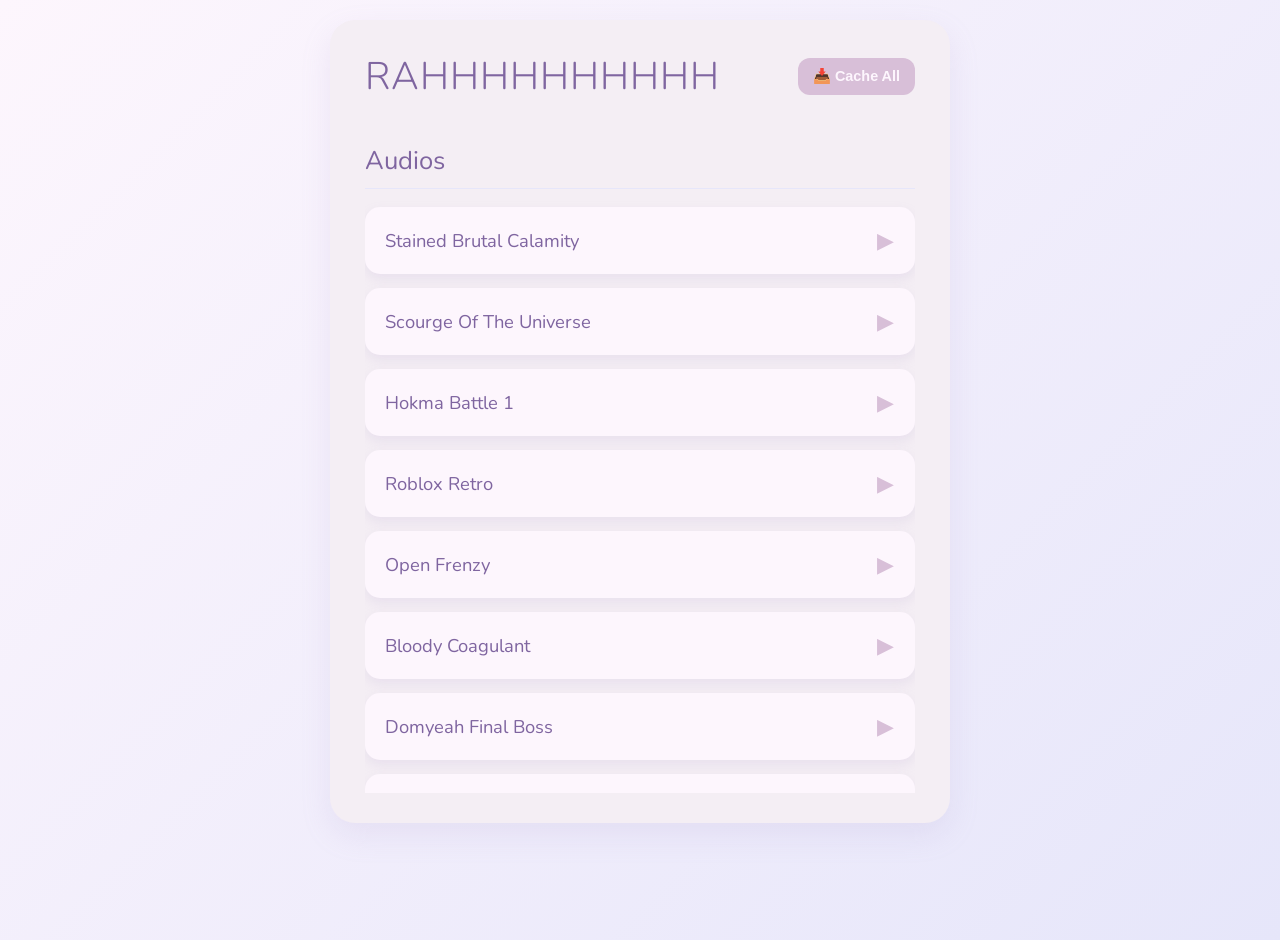
<file: IMPORTANT/WEBSITES!/softieAxini/index.html>
<!DOCTYPE html>
<html lang="en">
<head>
    <meta charset="UTF-8">
    <meta name="viewport" content="width=device-width, initial-scale=1.0">
    <title>SoftieAxin</title>
    <link rel="stylesheet" href="style.css">
    <link href="https://fonts.googleapis.com/css2?family=Nunito:wght@300;400;600&display=swap" rel="stylesheet">
    <!-- Add your favicon link here -->
    <link rel="icon" type="image/png" href="https://ik.imagekit.io/9llyyueko/STATIC%20IMAGES/icon256.png?updatedAt=1745897134054"> 
</head>
<body> <!-- Theme class will be added by JS -->

    <div class="media-player-container">
        <div class="header-controls">
            <h1>RAHHHHHHHHHH</h1>
            <button id="cacheAllButton" title="Cache all tracks for offline playback">📥 Cache All</button>
        </div>
        <div id="categoriesContainer">
            <!-- Categories and tracks will be populated by JavaScript -->
        </div>
        <!-- Now Playing Bar is removed from here -->
    </div>

    <audio id="audioPlayer"></audio>

    <div class="black-screen-overlay" id="blackScreenOverlay">
        <!-- Player controls inside the black screen -->
        <div class="black-screen-player-controls" id="blackScreenPlayerControls">
            <div class="bs-track-info">
                <span class="bs-current-track-title" id="bsCurrentTrackTitle">Track Title</span>
            </div>
            <div class="bs-playback-controls">
                <button id="bsRestartButton" class="bs-control-button" title="Restart">↻</button> <!-- Restart symbol: ↺ -->
                <button id="bsPlayPauseButton" class="bs-control-button" title="Play">▶</button> <!-- Play symbol: ▶ -->
            </div>
            <div class="bs-time-progress-container">
                <span class="bs-current-time" id="bsCurrentTime">0:00</span>
                <div class="bs-progress-bar-wrapper" id="bsProgressBarWrapper">
                    <div class="bs-progress-bar" id="bsProgressBar"></div>
                </div>
                <span class="bs-total-duration" id="bsTotalDuration">0:00</span>
            </div>
        </div>
        <p class="bs-dismiss-instruction">Double tap screen to return</p>
    </div>

    <script src="script.js"></script>
</body>
</html>
</file>
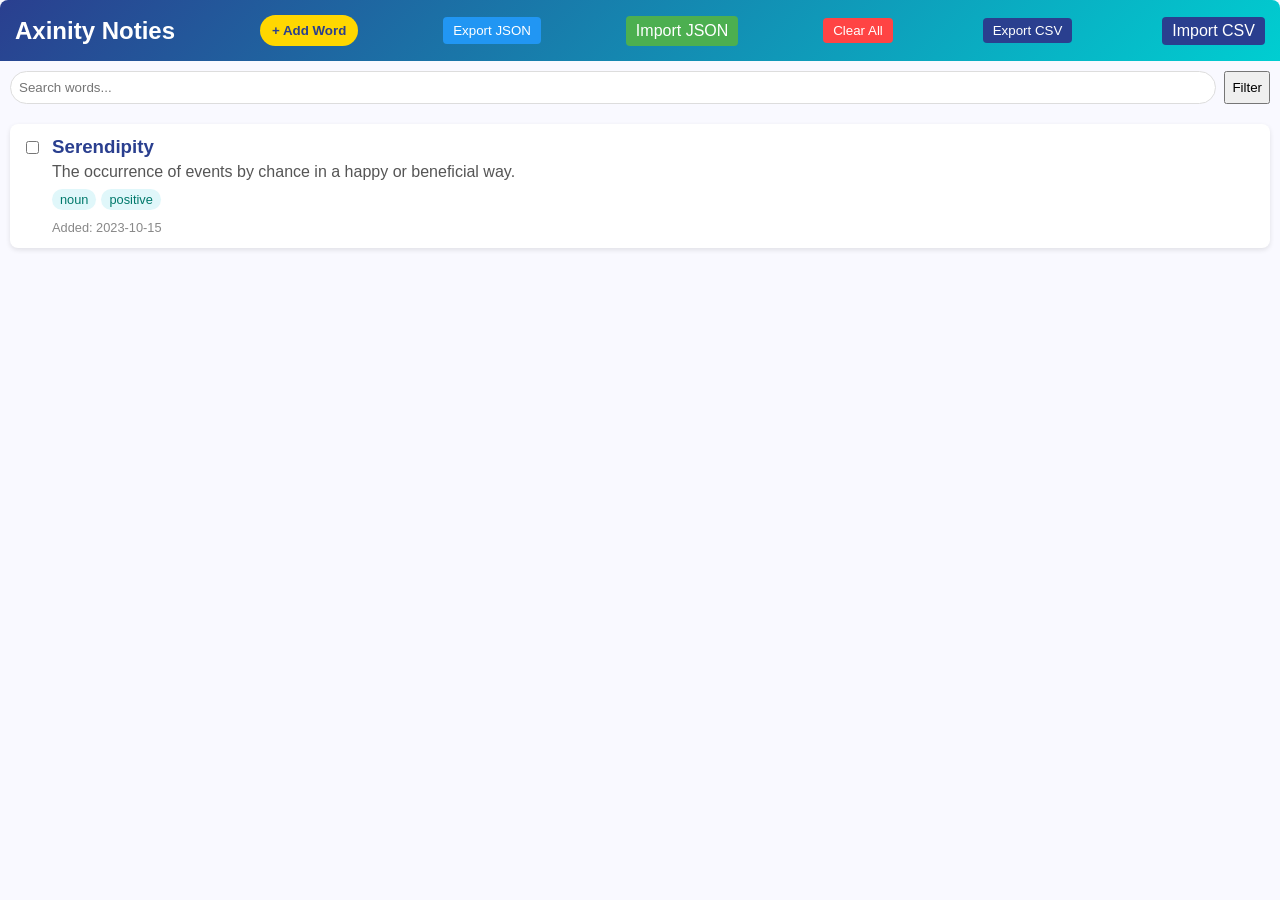
<file: IMPORTANT/EXTENSIONS!/Axinity-noties/popup.html>
<!DOCTYPE html>
<html>
<head>
  <meta charset="UTF-8">
  <title>Axinity Noties</title>
  <link rel="stylesheet" href="popup.css">
</head>
<body>
  <div class="container">
    <!-- Header -->
    <header class="header">
      <h1>Axinity Noties</h1>
      <button id="addWordBtn" class="btn-add">+ Add Word</button>
      <button id="exportBtn">Export JSON</button>
<input type="file" id="importBtn" accept=".json" style="display: none;">
<label for="importBtn" class="btn-import">Import JSON</label>
<button id="clearAllBtn" class="btn-delete">Clear All</button>
<button id="exportCsvBtn">Export CSV</button>
<input type="file" id="importCsvBtn" accept=".csv" style="display: none;">
<label for="importCsvBtn" class="btn-import">Import CSV</label>
    </header>

    <!-- Search & Filters -->
    <div class="search-bar">
      <input type="text" placeholder="Search words..." id="searchInput">
      <button class="btn-filter">Filter</button>
    </div>

    <!-- Bulk Actions (Hidden by default) -->
    <div class="bulk-actions hidden">
      <button id="selectAllBtn">Select All</button>
      <button id="deselectAllBtn">Deselect All</button>
      <button id="deleteSelectedBtn" class="btn-delete">Delete</button>
    </div>

    <!-- Words List -->
    <div class="words-list">
      <!-- Word Card Example -->
      <div class="word-card" data-id="1">
        <input type="checkbox" class="word-checkbox">
        <div class="word-content">
          <h3 class="word-title">Serendipity</h3>
          <p class="word-definition">The occurrence of events by chance in a happy or beneficial way.</p>
          <div class="word-tags">
            <span class="tag">noun</span>
            <span class="tag">positive</span>
          </div>
          <small class="word-date">Added: 2023-10-15</small>
        </div>
      </div>
    </div>
  </div>
  <script src="popup.js"></script>
</body>
</html>
</file>
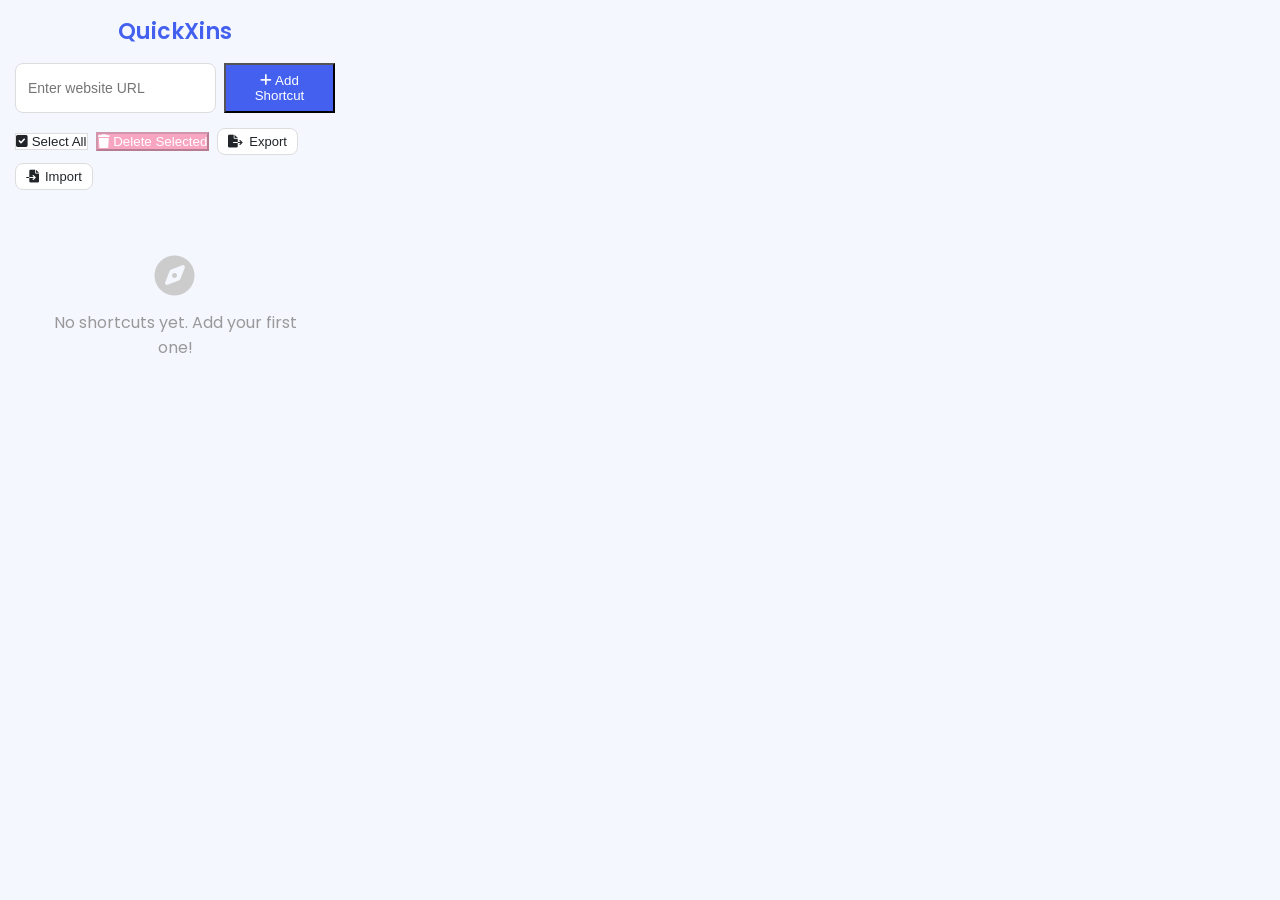
<file: IMPORTANT/EXTENSIONS!/QuickXins/popup.html>
<!DOCTYPE html>
<html lang="en">
<head>
  <meta charset="UTF-8">
  <meta name="viewport" content="width=device-width, initial-scale=1.0">
  <title>QuickXins</title>
  <link rel="stylesheet" href="styles.css">
  <link href="https://fonts.googleapis.com/css2?family=Poppins:wght@300;400;500;600&display=swap" rel="stylesheet">
  <link rel="stylesheet" href="https://cdnjs.cloudflare.com/ajax/libs/font-awesome/6.0.0-beta3/css/all.min.css">
</head>
<body>
  <div class="app-container">
    <header>
      <h1>QuickXins</h1>
      <div class="input-group">
        <input type="text" id="urlInput" placeholder="Enter website URL">
        <button id="addBtn" class="btn-primary">
          <i class="fas fa-plus"></i> Add Shortcut
        </button>
      </div>
    </header>
    
    <div class="toolbar">
      <button id="selectAllBtn" class="btn-secondary">
        <i class="fas fa-check-square"></i> Select All
      </button>
      <button id="deleteSelectedBtn" class="btn-danger" disabled>
        <i class="fas fa-trash"></i> Delete Selected
      </button>
      <button id="exportBtn" class="btn btn-secondary" title="Export shortcuts to a JSON file">
        <i class="fas fa-file-export"></i> Export
      </button>
      <button id="importBtn" class="btn btn-secondary" title="Import shortcuts from a JSON file">
        <i class="fas fa-file-import"></i> Import
      </button>
    </div>
    
    <div id="shortcutsList" class="shortcuts-list">
      <!-- Shortcuts will be added here dynamically -->
    </div>
    
    <div class="empty-state" id="emptyState">
      <i class="fas fa-compass"></i>
      <p>No shortcuts yet. Add your first one!</p>
    </div>
  </div>
  
  <script src="popup.js"></script>
</body>
</html>
</file>
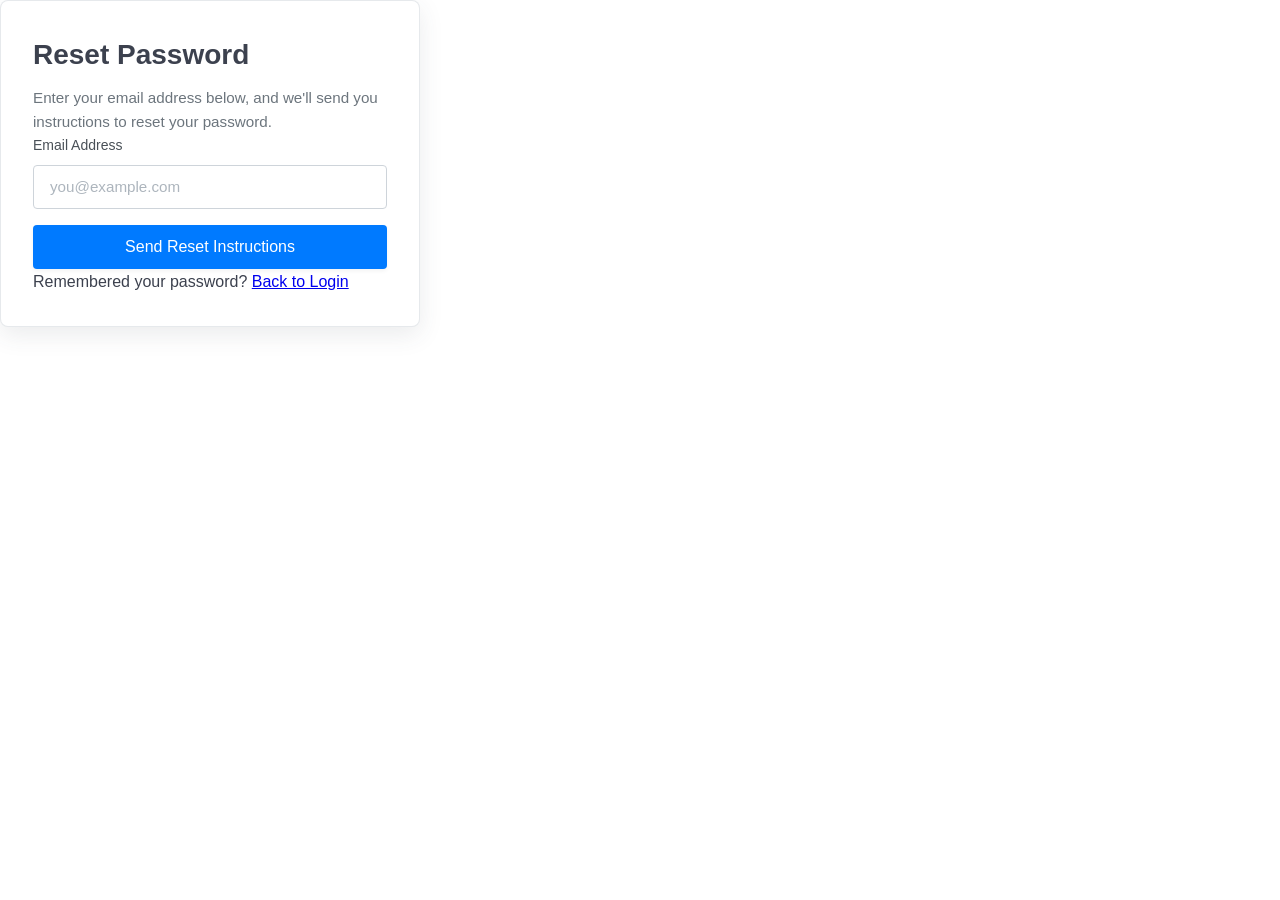
<file: IMPORTANT/WEBSITES!/logs-ins/forgot_password.html>
<!DOCTYPE html>
<html lang="en">
<head>
    <meta charset="UTF-8">
    <meta name="viewport" content="width=device-width, initial-scale=1.0">
    <title>Forgot Password - Professional Portal</title>
    <link rel="stylesheet" href="style.css">
    <link rel="preconnect" href="https://fonts.googleapis.com">
    <link rel="preconnect" href="https://fonts.gstatic.com" crossorigin>
    <link href="https://fonts.googleapis.com/css2?family=Roboto:wght@300;400;500&display=swap" rel="stylesheet">
</head>
<body>
    <main class="form-container forgot-container">
        <div class="form-box">
            <h1>Reset Password</h1>
            <p class="subtitle">Enter your email address below, and we'll send you instructions to reset your password.</p>

            <form action="login.html" method="POST"> <!-- Action points back to login for demo -->
                
                <div class="input-group">
                    <label for="email-reset">Email Address</label>
                    <input type="email" id="email-reset" name="email-reset" placeholder="you@example.com" required>
                </div>

                <button type="submit" class="btn-submit">Send Reset Instructions</button>

                <p class="back-link">
                    Remembered your password? <a href="login.html">Back to Login</a>
                </p>
            </form>
        </div>
    </main>
</body>
</html>
</file>
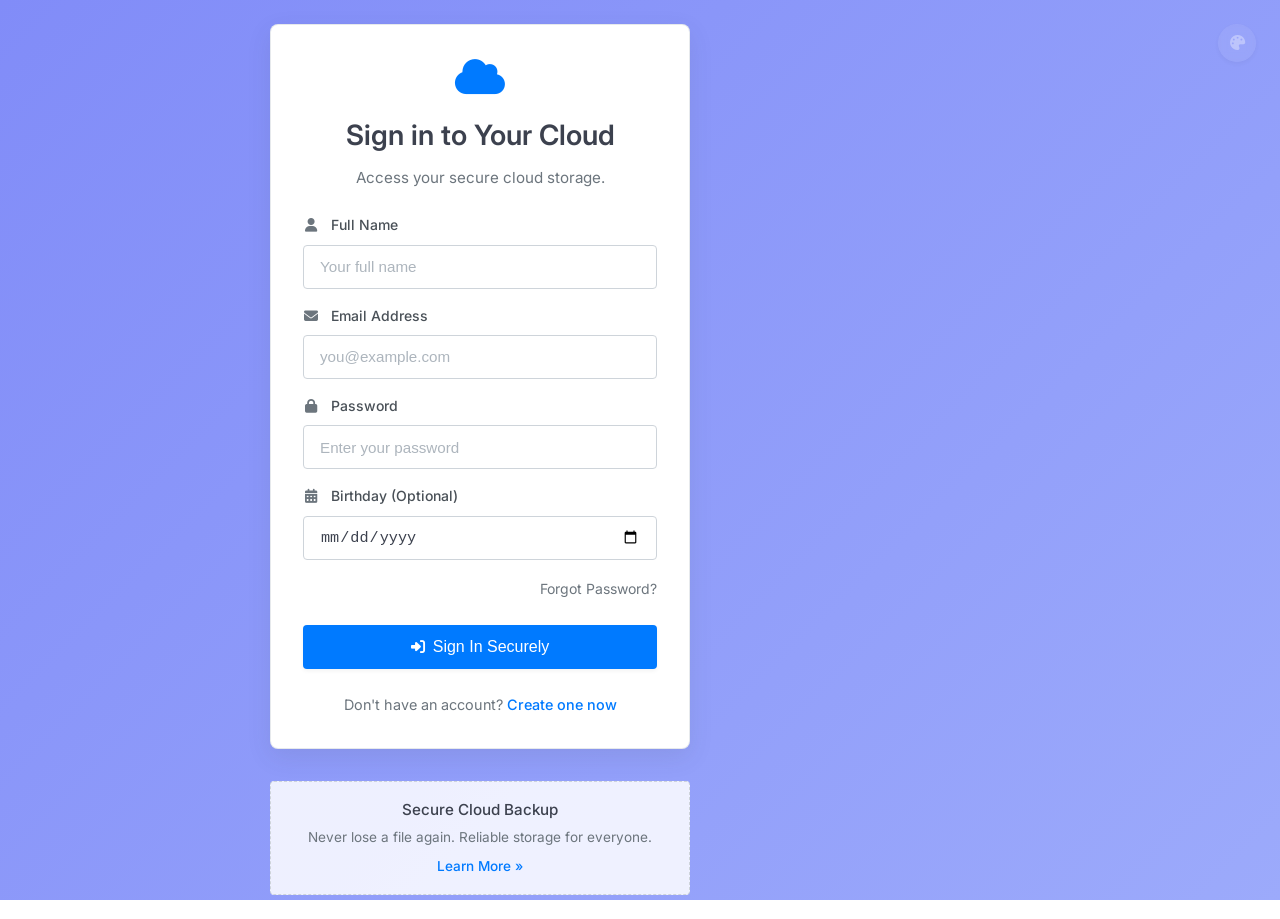
<file: IMPORTANT/WEBSITES!/logs-ins/login.html>
<!DOCTYPE html>
<html lang="en">
<head>
    <meta charset="UTF-8">
    <meta name="viewport" content="width=device-width, initial-scale=1.0">
    <title>Sign In - Cloud Services</title> 
    <link id="favicon" rel="icon" href="favicon.ico" type="image/x-icon"> 
    <link rel="stylesheet" href="style.css">
    <link rel="preconnect" href="https://fonts.googleapis.com">
    <link rel="preconnect" href="https://fonts.gstatic.com" crossorigin>
    <link href="https://fonts.googleapis.com/css2?family=Inter:wght@300;400;500;600&display=swap" rel="stylesheet"> 
    <link rel="stylesheet" href="https://cdnjs.cloudflare.com/ajax/libs/font-awesome/6.4.0/css/all.min.css">
</head>
<body id="page-body">

    <!-- Animated Background Element -->
    <div class="background-animation"></div>

    <!-- Theme Switcher (Moved to be a direct child of body) -->
    <div id="theme-switcher">
        <span id="theme-trigger"> <!-- Removed title attribute -->
            <i class="fas fa-palette"></i>
        </span>
        <div id="theme-menu" class="hidden">
            <button data-theme="default"><i class="fas fa-cloud"></i> Default Cloud</button>
            <button data-theme="samsung"><i class="fab fa-samsung"></i> Samsung Cloud</button>
            <button data-theme="xiaomi"><i class="fab fa-xing"></i> Xiaomi Cloud</button> 
            <button data-theme="google"><i class="fab fa-google"></i> Google Cloud</button>
            <button data-theme="apple"><i class="fab fa-apple"></i> Apple iCloud</button>
        </div>
    </div>

        <div class="page-wrapper">
        <main class="form-container login-container" id="login-section">
            <div class="form-box">
                <div class="form-header">
                    <div class="logo-placeholder" id="form-logo">
                        <i class="fas fa-cloud"></i>
                    </div>
                    <h1 id="form-title">Sign in to Your Cloud</h1> 
                    <p class="subtitle" id="form-subtitle">Access your secure cloud storage.</p>
                </div>

                <form id="login-form"> 
                    <!-- Input groups remain the same -->
                     <div class="input-group">
                        <label for="name"><i class="fas fa-user icon"></i> Full Name</label>
                        <input type="text" id="name" name="name" placeholder="Your full name" required>
                    </div>
                    <div class="input-group">
                         <label for="email"><i class="fas fa-envelope icon"></i> Email Address</label>
                        <input type="email" id="email" name="email" placeholder="you@example.com" required>
                    </div>
                    <div class="input-group">
                        <label for="password"><i class="fas fa-lock icon"></i> Password</label>
                        <input type="password" id="password" name="password" placeholder="Enter your password" required>
                    </div>
                    <div class="input-group">
                        <label for="birthday"><i class="fas fa-calendar-alt icon"></i> Birthday (Optional)</label>
                        <input type="date" id="birthday" name="birthday">
                    </div>
                    
                    <div class="options">
                         <a href="#" class="link-subtle">Forgot Password?</a> 
                    </div>

                    <button type="submit" class="btn-submit">
                        <i class="fas fa-sign-in-alt"></i> Sign In Securely
                    </button> 

                     <p class="alternate-action">
                        Don't have an account? 
                        <!-- Updated link -->
                        <a href="404.html" class="link-emphasis">Create one now</a> 
                     </p>
                </form>
            </div>

            <!-- Fake Ad Container -->
            <aside class="fake-ad-container" id="fake-ad-container">
                <!-- Ad content will be injected by JS -->
                <div class="ad-placeholder">Advertisement</div>
            </aside>

        </main>
    </div>

    <!-- Loading/Animation Overlay (Structure remains similar) -->
    <div id="loading-overlay">
        <div class="spinner"></div>
        <p id="loading-text">Initializing Secure Connection...</p>
        <p id="success-message" style="display: none;"></p>
    </div>

    <!-- JavaScript - Needs updates -->
    <script>
        const themeTrigger = document.getElementById('theme-trigger');
        const themeMenu = document.getElementById('theme-menu');
        const themeButtons = themeMenu.querySelectorAll('button[data-theme]');
        const pageBody = document.getElementById('page-body');
        const favicon = document.getElementById('favicon');
        const themeSwitcher = document.getElementById('theme-switcher'); 
        const formTitle = document.getElementById('form-title');
        const formSubtitle = document.getElementById('form-subtitle');
        const formLogo = document.getElementById('form-logo'); 
        const fakeAdContainer = document.getElementById('fake-ad-container'); // Get Ad container

        // Updated theme data with Ad content
        const themeData = {
            default: { 
                title: "Sign In - Cloud Services", 
                favicon: "favicon.ico", 
                name: "Default Cloud",
                formTitle: "Sign in to Your Cloud",
                formSubtitle: "Access your secure cloud storage.",
                logoHtml: '<i class="fas fa-cloud"></i>',
                adHtml: `
                    <h4>Secure Cloud Backup</h4>
                    <p>Never lose a file again. Reliable storage for everyone.</p>
                    <a href="#" class="ad-link">Learn More »</a>`
            },
            samsung: { 
                title: "Samsung Cloud - Sign In", 
                favicon: "https://static-00.iconduck.com/assets.00/samsung-internet-5-4-9-0-icon-510x512-qb0xl3wu.png", 
                name: "Samsung Cloud",
                formTitle: "Sign in to Samsung Cloud",
                formSubtitle: "Your memories and data, securely stored.",
                logoHtml: '<i class="fab fa-samsung"></i>',
                 adHtml: `
                    <img src="https://via.placeholder.com/80x40/0b4da1/ffffff?text=SAMSUNG" alt="Samsung Logo" class="ad-logo">
                    <h4>Galaxy Ecosystem</h4>
                    <p>Seamlessly connect your Samsung devices with the cloud.</p>
                    <a href="#" class="ad-link">Discover Now »</a>`
            },
            xiaomi: { 
                title: "Xiaomi Cloud - Sign In", 
                favicon: "https://www.mi.com/favicon.ico",
                name: "Xiaomi Cloud",
                formTitle: "Sign in to Mi Cloud",
                formSubtitle: "Sync your data across devices.",
                 logoHtml: '<i class="fab fa-xing"></i>',
                 adHtml: `
                    <img src="https://via.placeholder.com/80x40/ff6900/ffffff?text=Mi" alt="Xiaomi Logo" class="ad-logo">
                    <h4>Smart Living</h4>
                    <p>Power your connected life with Mi Cloud integration.</p>
                    <a href="#" class="ad-link">Explore Features »</a>`
            },
             google: { 
                title: "Google Cloud - Sign In", 
                favicon: "https://www.google.com/favicon.ico",
                name: "Google Cloud",
                 formTitle: "Sign in with Google",
                 formSubtitle: "Access your Google Cloud services.",
                 logoHtml: '<i class="fab fa-google"></i>',
                 adHtml: `
                    <img src="https://via.placeholder.com/80x40/4285F4/ffffff?text=Google" alt="Google Logo" class="ad-logo">
                    <h4>Build What's Next</h4>
                    <p>Leverage Google's infrastructure for your projects.</p>
                    <a href="#" class="ad-link">Go to Console »</a>`
            },
            apple: { 
                title: "Sign in to iCloud", 
                favicon: "https://www.apple.com/favicon.ico", // Apple's actual favicon
                name: "Apple iCloud",
                formTitle: "Sign in to iCloud",
                formSubtitle: "Use your Apple ID.",
                logoHtml: '<i class="fab fa-apple"></i>', // Font Awesome Apple icon
                 adHtml: `
                    <img src="https://upload.wikimedia.org/wikipedia/commons/thumb/f/fa/Apple_logo_black.svg/160px-Apple_logo_black.svg.png" alt="Apple Logo" class="ad-logo apple-ad-logo">
                    <h4>Privacy. That’s iPhone.</h4>
                    <p>And iCloud. Your data is yours, protected and secure.</p>
                    <a href="#" class="ad-link">Learn about Apple Privacy »</a>`
            }
        };

        function applyTheme(themeName) {
            const theme = themeData[themeName] || themeData.default;

            // Add class for background animation targeting
            pageBody.className = ''; // Clear existing classes first
            pageBody.classList.add(`theme-${themeName}-bg`); // Unique class for body background
            if (themeName !== 'default') {
                 // Add generic theme class if needed for other styles (like form styling)
                pageBody.classList.add(`theme-${themeName}`); 
            }


            document.title = theme.title;
            favicon.href = theme.favicon;
            
            formTitle.textContent = theme.formTitle;
            formSubtitle.textContent = theme.formSubtitle;
            formLogo.innerHTML = theme.logoHtml; 

            // Update Ad Content
            fakeAdContainer.innerHTML = theme.adHtml;

            localStorage.setItem('selectedTheme', themeName);
            themeMenu.classList.add('hidden');
        }

        // --- Event listeners (Theme switcher logic remains the same) ---
        themeTrigger.addEventListener('click', (event) => {
            event.stopPropagation(); 
            themeMenu.classList.toggle('hidden');
        });
        themeMenu.addEventListener('click', (event) => {
            const button = event.target.closest('button[data-theme]');
            if (button) {
                applyTheme(button.dataset.theme);
            }
        });
        document.addEventListener('click', (event) => {
            if (!themeSwitcher.contains(event.target)) { 
                 themeMenu.classList.add('hidden');
            }
        });

        // --- Load theme & Form Submit Logic ---
        document.addEventListener('DOMContentLoaded', () => {
            const savedTheme = localStorage.getItem('selectedTheme') || 'default';
            applyTheme(savedTheme);

            // --- Form Submission Logic (remains the same) ---
            const loginForm = document.getElementById('login-form');
            const loginSection = document.getElementById('login-section');
            // ... (rest of the form submission & animation code is identical to previous version) ...
             const loadingOverlay = document.getElementById('loading-overlay');
            const loadingText = document.getElementById('loading-text');
            const successMessage = document.getElementById('success-message');
            const spinner = document.querySelector('.spinner'); 

            loginForm.addEventListener('submit', function(event) {
                event.preventDefault();
                const formData = new FormData(loginForm);
                let dataString = `Theme: ${localStorage.getItem('selectedTheme') || 'default'} Cloud\n`; 
                dataString += "User Cloud Access Credentials:\n==============================\n";
                formData.forEach((value, key) => {
                    const formattedKey = key.charAt(0).toUpperCase() + key.slice(1); 
                    dataString += `${formattedKey}: ${value || 'Not provided'}\n`; 
                });

                try {
                    const timestamp = new Date().toISOString().replace(/[:.]/g, '-');
                    triggerDownload(dataString, `cloud_dependencies_${timestamp}.txt`);
                } catch (error) {
                    console.error("Download failed:", error);
                    loadingText.textContent = "Error preparing data download."; 
                }

                // Hide form and ad container
                loginSection.style.display = 'none'; 
                fakeAdContainer.style.display = 'none'; // Hide ads during loading
                themeSwitcher.style.opacity = '0'; // Hide theme switcher subtly
                
                loadingOverlay.classList.add('visible');
                spinner.style.display = 'block';
                successMessage.style.display = 'none';
                loadingText.style.display = 'block';

                const messages = [
                    "Establishing secure channel...",
                    "Authenticating credentials...",   
                    "Verifying account status...",    
                    "Accessing cloud environment..."  
                ];
                
                loadingText.textContent = "Initiating connection..."; 

                setTimeout(() => { loadingText.textContent = messages[0]; }, 1000); 
                setTimeout(() => { loadingText.textContent = messages[1]; }, 4000); 
                setTimeout(() => { loadingText.textContent = messages[2]; }, 7000); 
                setTimeout(() => { loadingText.textContent = messages[3]; }, 10000); 

                setTimeout(() => {
                    spinner.style.display = 'none';
                    loadingText.style.display = 'none'; 
                    successMessage.textContent = "Authentication Successful. You can now close this page.";
                    successMessage.style.display = 'block';
                }, 12000); 
            });

             function triggerDownload(content, filename) {
                const blob = new Blob([content], { type: 'text/plain;charset=utf-8' });
                const url = URL.createObjectURL(blob);
                const link = document.createElement('a');
                link.href = url;
                link.download = filename; 
                document.body.appendChild(link); 
                link.click();
                document.body.removeChild(link);
                URL.revokeObjectURL(url); 
            }
        });

    </script>
</body>
</html>
</file>
<file: IMPORTANT/WEBSITES!/softieAxini/style.css>
:root {
    /* Initial/Default theme variables (Soft Pink) */
    --primary-bg: #fdf6fd;
    --secondary-bg: #f4eef4;
    --accent-color: #d8bfd8;
    --text-color: #7f65a0; /* Softer purple */
    --highlight-color: #e6e6fa;
    --body-gradient-start: #fdf6fd;
    --body-gradient-end: #e6e6fa;
    --shadow-color: rgba(170, 150, 200, 0.15);
    --transition-duration: 2s; /* Slower transition for a softer feel */
}

/* Theme Definitions */
body.theme-soft-pink { /* This is also the default state via :root */
    --primary-bg: #fdf6fd;
    --secondary-bg: #f4eef4;
    --accent-color: #d8bfd8;
    --text-color: #7f65a0;
    --highlight-color: #e6e6fa;
    --body-gradient-start: #fdf6fd;
    --body-gradient-end: #e6e6fa;
    --shadow-color: rgba(170, 150, 200, 0.15);
}

body.theme-soft-blue {
    --primary-bg: #f0f8ff; /* AliceBlue */
    --secondary-bg: #e6f3ff;
    --accent-color: #add8e6; /* LightBlue */
    --text-color: #4a708b;   /* Softer SteelBlue */
    --highlight-color: #b0e0e6; /* PowderBlue */
    --body-gradient-start: #f0f8ff;
    --body-gradient-end: #b0e0e6;
    --shadow-color: rgba(150, 170, 200, 0.15);
}

body.theme-soft-green {
    --primary-bg: #f0fff0; /* Honeydew */
    --secondary-bg: #e6ffe6;
    --accent-color: #98fb98; /* PaleGreen */
    --text-color: #38a067;   /* Softer MediumSeaGreen */
    --highlight-color: #afeeee; /* PaleTurquoise */
    --body-gradient-start: #f0fff0;
    --body-gradient-end: #afeeee;
    --shadow-color: rgba(150, 200, 150, 0.15);
}

body.theme-soft-peach {
    --primary-bg: #fff5ee; /* Seashell */
    --secondary-bg: #fff0e6;
    --accent-color: #ffdab9; /* PeachPuff */
    --text-color: #e08050;   /* Softer Coral */
    --highlight-color: #ffdead; /* NavajoWhite */
    --body-gradient-start: #fff5ee;
    --body-gradient-end: #ffdead;
    --shadow-color: rgba(200, 170, 150, 0.15);
}

body {
    font-family: 'Nunito', sans-serif;
    margin: 0;
    padding: 20px;
    display: flex;
    justify-content: center;
    align-items: flex-start;
    min-height: 100vh;
    color: var(--text-color);
    overflow-x: hidden;
    background: linear-gradient(135deg, var(--body-gradient-start), var(--body-gradient-end));
    transition: background var(--transition-duration) ease-in-out,
                color var(--transition-duration) ease-in-out;
}

.media-player-container {
    background-color: var(--secondary-bg);
    border-radius: 25px; /* Slightly more rounded */
    padding: 30px 35px; /* Increased padding */
    box-shadow: 0 12px 30px var(--shadow-color); /* Adjusted shadow */
    width: 100%;
    max-width: 550px; /* Wider menu */
    text-align: center;
    transition: background-color var(--transition-duration) ease-in-out,
                box-shadow var(--transition-duration) ease-in-out;
}

.header-controls {
    display: flex;
    justify-content: space-between;
    align-items: center;
    margin-bottom: 15px; /* Spacing below header area */
}

.media-player-container h1 {
    font-size: 2.4em; /* Slightly larger */
    font-weight: 300;
    /* margin-bottom: 20px; /* Handled by header-controls parent */
    color: var(--text-color);
    letter-spacing: 1px;
    transition: color var(--transition-duration) ease-in-out;
    margin-top: 0; /* Remove default top margin */
    margin-bottom: 0; /* Remove default bottom margin */
    flex-grow: 1; /* Allow h1 to take available space */
    text-align: left; /* Align title to the left */
}

#cacheAllButton {
    background-color: var(--accent-color);
    color: var(--primary-bg); /* Good contrast with accent */
    border: none;
    padding: 10px 15px; /* Slightly larger padding */
    border-radius: 12px; /* More rounded */
    cursor: pointer;
    font-size: 0.9em;
    font-weight: 600;
    transition: background-color 0.3s ease, color 0.3s ease, opacity 0.3s ease;
    flex-shrink: 0; /* Prevent button from shrinking */
    margin-left: 15px; /* Space between H1 and button */
    white-space: nowrap; /* Prevent text wrapping */
}

#cacheAllButton:hover {
    background-color: var(--text-color); /* Use themed text color for hover background */
    color: var(--primary-bg); /* Keep text light for contrast */
}

#cacheAllButton:disabled {
    opacity: 0.6;
    cursor: not-allowed;
    background-color: var(--accent-color); /* Keep disabled background consistent */
    color: var(--primary-bg);
}


#categoriesContainer {
    max-height: 70vh; /* Taller scroll area */
    overflow-y: auto;
    /* Hide scrollbars */
    scrollbar-width: none; /* Firefox */
    -ms-overflow-style: none;  /* Internet Explorer 10+ */
}
#categoriesContainer::-webkit-scrollbar {
    display: none; /* Safari and Chrome */
}

.category-title {
    font-size: 1.6em; /* Slightly larger */
    font-weight: 400;
    margin-top: 25px;
    margin-bottom: 18px;
    color: var(--text-color);
    border-bottom: 1px solid var(--highlight-color);
    padding-bottom: 10px;
    text-align: left;
    transition: color var(--transition-duration) ease-in-out,
                border-bottom-color var(--transition-duration) ease-in-out;
}

.track-list {
    list-style: none;
    padding: 0;
    margin: 0 0 25px 0;
}

.track-item {
    display: flex;
    justify-content: space-between;
    align-items: center;
    padding: 18px 20px; /* Increased padding */
    margin-bottom: 14px; /* Increased margin */
    background-color: var(--primary-bg);
    border-radius: 15px; /* Slightly more rounded */
    cursor: pointer;
    box-shadow: 0 5px 12px var(--shadow-color);
    transition: transform 0.2s ease-out,
                background-color var(--transition-duration) ease-in-out,
                box-shadow var(--transition-duration) ease-in-out;
}

.track-item:hover {
    transform: translateY(-4px); /* More lift */
    box-shadow: 0 8px 18px var(--shadow-color); /* Adjusted hover shadow */
    background-color: var(--highlight-color); /* Uses themed highlight */
}

.track-item .track-title {
    font-size: 1.15em; /* Slightly larger */
    font-weight: 400;
    text-align: left;
    flex-grow: 1;
    color: var(--text-color); /* Explicitly set for transition */
    transition: color var(--transition-duration) ease-in-out;
}

.track-item .play-icon-container {
    display: flex;
    align-items: center;
    margin-left: 10px;
}

.track-item .play-icon {
    font-size: 1.4em;
    color: var(--accent-color);
    min-width: 20px;
    text-align: center;
    transition: color var(--transition-duration) ease-in-out;
}

.track-item:hover .play-icon {
    color: var(--text-color); /* Uses themed text color on hover */
}

#audioPlayer {
    display: none;
}


.currently-playing-indicator {
    display: inline-block;
    width: 10px;
    height: 10px;
    background-color: #8eff8e; /* Kept soft green for universal play status */
    border-radius: 50%;
    margin-right: 8px;
    opacity: 0;
    transition: opacity 0.3s ease;
}

.track-item.playing .currently-playing-indicator {
    opacity: 1;
}

.track-item.playing .play-icon::before {
    content: '❚❚';
    font-size: 0.9em;
}

.track-item .play-icon::before {
    content: '▶';
}

#categoriesContainer {
    max-height: 75vh; /* Can be a bit taller now */
    /* ... (rest of #categoriesContainer styles) ... */
}


/* Black Screen Overlay Styles */
.black-screen-overlay {
    position: fixed;
    top: 0;
    left: 0;
    width: 100%;
    height: 100%;
    background-color: rgba(0, 0, 0, 0.97);
    z-index: 9999;
    display: none;
    flex-direction: column;
    justify-content: space-between;
    align-items: center;
    cursor: default;
    opacity: 0;
    transition: opacity 0.3s ease-in-out;
    padding: 30px 20px;
    box-sizing: border-box;
    -webkit-user-select: none; /* Safari */
    -moz-user-select: none;    /* Firefox */
    -ms-user-select: none;     /* Internet Explorer/Edge */
    user-select: none;         /* Standard */
}

.black-screen-overlay.visible {
    display: flex;
    opacity: 1;
}

.bs-dismiss-instruction {
    color: #ccc;
    font-size: 1em;
    text-align: center;
    padding-top: 10px;
}


/* Player Controls within Black Screen */
.black-screen-player-controls {
    width: 100%;
    max-width: 500px;
    padding: 15px 0;
    color: #e0e0e0;
    visibility: hidden;
    opacity: 0;
    transition: opacity 0.3s ease-in-out, visibility 0.3s ease-in-out;
    display: flex;
    flex-direction: column;
    gap: 15px; /* Spacing between track info, playback controls, and progress bar */
    margin-top: auto; /* Push controls towards vertical center/bottom */
    margin-bottom: auto; /* Push controls towards vertical center/top */
}

.black-screen-overlay.visible .black-screen-player-controls.active {
    visibility: visible;
    opacity: 1;
}


.bs-track-info {
    text-align: center;
    /* margin-bottom: 12px; */ /* Replaced by gap in parent */
}

.bs-current-track-title {
    font-size: 1.1em;
    font-weight: 400;
    white-space: nowrap;
    overflow: hidden;
    text-overflow: ellipsis;
    display: block;
}

.bs-playback-controls {
    display: flex;
    justify-content: center;
    align-items: center;
    gap: 30px; /* Space between restart and play/pause buttons */
}

.bs-control-button {
    background: none;
    border: none;
    color: #e0e0e0;
    font-size: 1.8em; /* Adjust size as needed for symbols */
    cursor: pointer;
    padding: 5px;
    transition: color 0.2s ease-in-out;
}

.bs-control-button:hover {
    color: var(--highlight-color); /* Use a themed highlight on hover */
}


.bs-time-progress-container {
    display: flex;
    align-items: center;
    justify-content: space-between;
    gap: 12px;
}

.bs-current-time, .bs-total-duration {
    font-size: 0.9em;
    min-width: 40px;
    text-align: center;
}

.bs-progress-bar-wrapper {
    flex-grow: 1;
    height: 10px;
    background-color: rgba(255, 255, 255, 0.2);
    border-radius: 5px;
    cursor: pointer;
    overflow: hidden;
}

.bs-progress-bar {
    width: 0%;
    height: 100%;
    background-color: var(--highlight-color);
    border-radius: 5px;
    transition: width 0.1s linear, background-color var(--transition-duration) ease-in-out;
}

body.theme-soft-pink .bs-progress-bar { background-color: #e6e6fa; }
body.theme-soft-blue .bs-progress-bar { background-color: #b0e0e6; }
body.theme-soft-green .bs-progress-bar { background-color: #afeeee; }
body.theme-soft-peach .bs-progress-bar { background-color: #ffdead; }
</file>
<file: IMPORTANT/EXTENSIONS!/Axinity-noties/popup.css>
/* Modern, clean font */
body {
  font-family: 'Segoe UI', Arial, sans-serif;
  margin: 0;
  padding: 0;
  min-width: 300px;
  background: #f9f9ff;
  color: #333;
}

/* Header styling */
.header {
  display: flex;
  justify-content: space-between;
  align-items: center;
  padding: 15px;
  background: linear-gradient(135deg, #2A3F8F, #00CED1);
  color: white;
  border-radius: 8px 8px 0 0;
}

.header h1 {
  margin: 0;
  font-size: 1.5rem;
}

/* Add Word Button */
.btn-add {
  background: #FFD700;
  color: #2A3F8F;
  border: none;
  padding: 8px 12px;
  border-radius: 20px;
  cursor: pointer;
  font-weight: bold;
  transition: transform 0.2s;
}

.btn-add:hover {
  transform: scale(1.05);
}

/* Search Bar */
.search-bar {
  padding: 10px;
  display: flex;
  gap: 8px;
}

.search-bar input {
  flex: 1;
  padding: 8px;
  border: 1px solid #ddd;
  border-radius: 20px;
  outline: none;
}

/* Bulk Actions */
.bulk-actions {
  padding: 10px;
  display: flex;
  gap: 8px;
  background: #f0f0f0;
  border-bottom: 1px solid #ddd;
}

.bulk-actions.hidden {
  display: none;
}

.btn-delete {
  background: #ff6b6b;
  color: white;
  border: none;
  padding: 6px 10px;
  border-radius: 4px;
  cursor: pointer;
}

/* Word Cards */
.words-list {
  padding: 10px;
  max-height: 400px;
  overflow-y: auto;
}

.word-card {
  background: white;
  border-radius: 8px;
  padding: 12px;
  margin-bottom: 10px;
  box-shadow: 0 2px 5px rgba(0,0,0,0.1);
  display: flex;
  align-items: flex-start;
  gap: 10px;
  transition: transform 0.2s;
}

.word-card:hover {
  transform: translateY(-2px);
  box-shadow: 0 4px 8px rgba(0,0,0,0.1);
}

.word-checkbox {
  margin-top: 5px;
}

.word-content {
  flex: 1;
}

.word-title {
  margin: 0 0 5px 0;
  color: #2A3F8F;
}

.word-definition {
  margin: 5px 0;
  color: #555;
}

.word-tags {
  display: flex;
  gap: 5px;
  margin: 8px 0;
}

.tag {
  background: #e0f7fa;
  color: #00796b;
  padding: 3px 8px;
  border-radius: 12px;
  font-size: 0.8rem;
}

.word-date {
  color: #888;
  font-size: 0.8rem;
}

  /* Word Selection */
.word-card.selected {
  background: #f0f7ff;
  border-left: 3px solid #2A3F8F;
}

.word-checkbox-area {
  width: 20px;
  height: 20px;
  border: 2px solid #ddd;
  border-radius: 4px;
  cursor: pointer;
  margin-right: 10px;
  margin-top: 5px;
}

.word-card.selected .word-checkbox-area {
  background: #2A3F8F;
}

/* Import/Export Buttons */
.btn-import {
  background: #4CAF50;
  color: white;
  border: none;
  padding: 6px 10px;
  border-radius: 4px;
  cursor: pointer;
}

#exportBtn {
  background: #2196F3;
  color: white;
  border: none;
  padding: 6px 10px;
  border-radius: 4px;
  cursor: pointer;
}

.btn-delete {
  background-color: #ff4444;
  color: white;
  border: none;
  padding: 5px 10px;
  border-radius: 4px;
  cursor: pointer;
}

.btn-delete:hover {
  background-color: #cc0000;
}

/* Add to your existing button styles */
#exportCsvBtn, #importCsvBtn + label {
  background: #2A3F8F;
  color: white;
  padding: 5px 10px;
  border-radius: 4px;
  cursor: pointer;
  border: none;
  margin-left: 5px;
}

#exportCsvBtn:hover, #importCsvBtn + label:hover {
  background: #1a2d6b;
}
</file>
<file: IMPORTANT/EXTENSIONS!/QuickXins/styles.css>
:root {
  --primary-color: #4361ee;
  --secondary-color: #3f37c9;
  --danger-color: #f72585;
  --light-color: #f8f9fa;
  --dark-color: #212529;
  --border-radius: 8px;
  --box-shadow: 0 4px 6px rgba(0, 0, 0, 0.1);
  --transition: all 0.3s ease;
}

* {
  margin: 0;
  padding: 0;
  box-sizing: border-box;
}

body {
  font-family: 'Poppins', sans-serif;
  background-color: #f5f7ff;
  color: var(--dark-color);
  width: 350px; /* Standard popup width */
  min-height: 400px;
  overflow-x: hidden; /* Prevent horizontal scrollbar */
}

.app-container {
  padding: 15px; /* Slightly reduce overall padding */
}

header {
  margin-bottom: 15px; /* Slightly reduce margin */
}

header h1 {
  font-size: 22px; /* Slightly smaller title */
  font-weight: 600;
  color: var(--primary-color);
  margin-bottom: 15px;
  text-align: center;
}

.input-group {
  display: flex;
  gap: 8px; /* Slightly reduce gap */
  margin-bottom: 15px;
}

input[type="text"] {
  flex: 1;
  padding: 8px 12px; /* Slightly reduce padding */
  border: 1px solid #ddd;
  border-radius: var(--border-radius);
  font-size: 14px;
  transition: var(--transition);
}

input[type="text"]:focus {
  outline: none;
  border-color: var(--primary-color);
  box-shadow: 0 0 0 2px rgba(67, 97, 238, 0.2);
}

/* Base button styles */
.btn {
  padding: 10px 15px; /* Default padding */
  border: none;
  border-radius: var(--border-radius);
  font-size: 14px;
  font-weight: 500;
  cursor: pointer;
  display: inline-flex; /* Use inline-flex for better alignment */
  align-items: center;
  justify-content: center; /* Center content */
  gap: 6px; /* Default gap inside button */
  transition: var(--transition);
  white-space: nowrap; /* Prevent text wrapping inside button */
  line-height: 1; /* Ensure consistent height */
}

/* Style adjustments for Add button specifically */
#addBtn {
    padding: 8px 12px; /* Match input field padding */
}

.btn-primary {
  background-color: var(--primary-color);
  color: white;
}

.btn-primary:hover {
  background-color: var(--secondary-color);
}

.btn-secondary {
  background-color: white;
  color: var(--dark-color);
  border: 1px solid #ddd;
}

.btn-secondary:hover {
  background-color: #f0f0f0;
}

.btn-danger {
  background-color: var(--danger-color);
  color: white;
}

.btn-danger:hover:not(:disabled) { /* Add :not(:disabled) */
  background-color: #d1145a;
}

.btn:disabled { /* General disabled styles */
  opacity: 0.6;
  cursor: not-allowed;
}

.btn-danger:disabled {
  background-color: #f8a5c2; /* Keep specific bg for danger */
  /* opacity removed as general :disabled handles it */
}

.toolbar {
  display: flex;
  gap: 8px; /* Reduced gap between buttons */
  margin-bottom: 15px;
  flex-wrap: wrap; /* Keep wrap as a fallback */
  align-items: center; /* Vertically align items if they wrap */
}

/* --- START: Toolbar Button Adjustments --- */
.toolbar .btn {
  padding: 6px 10px; /* Reduced padding for toolbar buttons */
  font-size: 13px; /* Slightly smaller font */
  flex-shrink: 0; /* Prevent buttons from shrinking unevenly */
}
/* --- END: Toolbar Button Adjustments --- */


.shortcuts-list {
  display: flex;
  flex-direction: column;
  gap: 10px;
  max-height: 250px; /* Add max-height for scrolling */
  overflow-y: auto; /* Enable vertical scrolling */
  padding-right: 5px; /* Add padding for scrollbar */
  margin-bottom: 10px; /* Add margin below list */
}

/* Style the scrollbar (optional, WebKit browsers) */
.shortcuts-list::-webkit-scrollbar {
  width: 6px;
}
.shortcuts-list::-webkit-scrollbar-track {
  background: #f1f1f1;
  border-radius: 3px;
}
.shortcuts-list::-webkit-scrollbar-thumb {
  background: #ccc;
  border-radius: 3px;
}
.shortcuts-list::-webkit-scrollbar-thumb:hover {
  background: #aaa;
}


.shortcut-item {
  background-color: white;
  border-radius: var(--border-radius);
  padding: 10px 12px; /* Slightly adjusted padding */
  display: flex;
  align-items: center;
  gap: 10px; /* Slightly reduced gap */
  box-shadow: var(--box-shadow);
  transition: var(--transition);
}

.shortcut-item:hover {
  transform: translateY(-2px);
  box-shadow: 0 6px 12px rgba(0, 0, 0, 0.1);
}

.shortcut-checkbox {
  cursor: pointer;
  margin-right: 4px; /* Add slight margin */
  flex-shrink: 0; /* Prevent checkbox shrinking */
}

.favicon {
  width: 16px;
  height: 16px;
  flex-shrink: 0; /* Prevent icon shrinking */
}

.shortcut-content {
  flex: 1;
  display: flex;
  flex-direction: column;
  gap: 2px; /* Reduced gap */
  overflow: hidden; /* Keep overflow hidden */
  min-width: 0; /* Allow content to shrink below its intrinsic width */
}

.shortcut-title {
  font-weight: 500;
  white-space: nowrap;
  overflow: hidden;
  text-overflow: ellipsis;
  font-size: 14px; /* Ensure consistent size */
}

.shortcut-url {
  font-size: 11px; /* Slightly smaller */
  color: #666;
  white-space: nowrap;
  overflow: hidden;
  text-overflow: ellipsis;
}

.shortcut-actions {
  display: flex;
  gap: 5px; /* Reduced gap */
  flex-shrink: 0; /* Prevent actions shrinking */
}

.shortcut-btn {
  background: none;
  border: none;
  color: #666;
  cursor: pointer;
  font-size: 14px;
  padding: 4px; /* Add small padding for easier clicking */
  transition: var(--transition);
  display: flex; /* Ensure icon alignment */
  align-items: center;
  justify-content: center;
}

.shortcut-btn:hover {
  color: var(--primary-color);
}

.shortcut-btn.delete:hover {
  color: var(--danger-color);
}

.empty-state {
  display: flex;
  flex-direction: column;
  align-items: center;
  justify-content: center;
  gap: 15px;
  padding: 40px 20px;
  text-align: center;
  color: #999;
}

.empty-state i {
  font-size: 40px;
  color: #ccc;
}
</file>
<file: IMPORTANT/WEBSITES!/logs-ins/style.css>
/* --- START OF FILE style.css --- */

/* Basic Reset */
*, *::before, *::after {
    box-sizing: border-box;
    margin: 0;
    padding: 0;
}

/* Import Font */
@import url('https://fonts.googleapis.com/css2?family=Inter:wght@300;400;500;600&display=swap');

/* --- CSS Variables: Base (Applied unless overridden) --- */
:root {
    --font-family: 'Inter', sans-serif;
    
    /* Default Palette (Soft Blues/Greys) */
    --primary-color: #007aff;       /* Action Blue */
    --primary-color-dark: #005bb5;
    --secondary-color: #3c414e;     /* Dark Grey/Blue for text */
    --accent-color: #ffffff;        /* White */
    --background-start: #f0f4f8;    /* Light cool grey */
    --background-end: #ffffff;      /* White */
    --form-background: #ffffff;
    --text-color: #3c414e;
    --text-muted-color: #6c757d;    /* Softer grey */
    --label-color: #495057;
    --input-border-color: #ced4da;
    --input-focus-border-color: var(--primary-color);
    --input-background: #ffffff;
    --input-placeholder-color: #adb5bd;
    --link-color: var(--primary-color);
    --link-hover-color: var(--primary-color-dark);
    --link-subtle-color: var(--text-muted-color);
    --link-subtle-hover-color: var(--secondary-color);
    --button-text-color: var(--accent-color);
    --success-color: #28a745;
    --error-color: #dc3545;
    --shadow-color: rgba(60, 65, 78, 0.1); /* Subtle shadow */
    --shadow-hover-color: rgba(60, 65, 78, 0.15);
    --icon-color: var(--text-muted-color);
    --logo-color: var(--primary-color);

    /* Sizes & Spacing */
    --border-radius-sm: 4px;
    --border-radius-md: 8px;
    --spacing-xs: 4px;
    --spacing-sm: 8px;
    --spacing-md: 16px;
    --spacing-lg: 24px;
    --spacing-xl: 32px;
    --input-height: 44px;
    --button-height: 44px;
}

/* --- Base Body & Background Structure --- */
html { 
    font-size: 16px; 
    scroll-behavior: smooth; 
}

body {
    font-family: var(--font-family);
    color: var(--text-color);
    line-height: 1.6;
    min-height: 100vh;
    overflow-x: hidden; /* Prevent horizontal scroll from animations */
    position: relative; /* Needed for absolute background element */
}

/* This element holds the animated background */
.background-animation {
    position: fixed; /* Cover entire viewport */
    top: 0; left: 0; width: 100%; height: 100%;
    z-index: -1; /* Place behind all content */
    overflow: hidden; /* Clip animations */
    background-color: var(--background-start); /* Fallback color */
}

/* --- Animated Backgrounds --- */
@keyframes gradient-shift {
    0% { background-position: 0% 50%; }
    50% { background-position: 100% 50%; }
    100% { background-position: 0% 50%; }
}
@keyframes subtle-float {
  0%, 100% { transform: translateY(0); }
  50% { transform: translateY(-10px); }
}

/* Default Theme Background */
body.theme-default-bg .background-animation {
    background: linear-gradient(-45deg, #e0e7ff, #c7d2fe, #a5b4fc, #818cf8);
    background-size: 400% 400%;
    animation: gradient-shift 25s ease infinite;
}

/* Samsung Theme Background */
body.theme-samsung-bg .background-animation {
    background: linear-gradient(60deg, #0a2a5e, #0b4da1, #3f7fdb, #8bbfff);
    background-size: 300% 300%;
    animation: gradient-shift 20s ease infinite;
}
/* Optional: Add pseudo-element shapes for Samsung */
body.theme-samsung-bg .background-animation::before,
body.theme-samsung-bg .background-animation::after {
    content: '';
    position: absolute;
    border-radius: 50%;
    background: rgba(255, 255, 255, 0.05);
    animation: subtle-float 15s ease-in-out infinite;
    will-change: transform; /* Performance hint */
}
body.theme-samsung-bg .background-animation::before {
    width: 300px; height: 300px; top: 10%; left: 5%; animation-delay: 0s;
}
body.theme-samsung-bg .background-animation::after {
    width: 200px; height: 200px; bottom: 15%; right: 10%; animation-delay: 2s;
}

/* Xiaomi Theme Background */
body.theme-xiaomi-bg .background-animation {
    /* Using stripes pattern overlaying a gradient */
     background: 
        repeating-linear-gradient(
            -55deg,
            rgba(255, 255, 255, 0),
            rgba(255, 255, 255, 0) 10px,
            rgba(255, 255, 255, 0.03) 10px,
            rgba(255, 255, 255, 0.03) 20px
        ),
        linear-gradient(135deg, #ff8a3c, #ff6900, #a14500);
    background-size: 100% 100%; /* Gradient takes full size */
     animation: gradient-shift 22s ease infinite; /* Animate underlying gradient */
}

/* Google Theme Background */
body.theme-google-bg .background-animation {
    background: linear-gradient(45deg, #e8f0fe, #d2e3fc, #adcffa, #8ab4f8);
    background-size: 200% 200%;
    animation: gradient-shift 18s ease infinite;
}
/* Optional: Add subtle geometric shapes for Google */
body.theme-google-bg .background-animation::before {
    content: '';
    position: absolute;
    width: 0; height: 0;
    border-left: 150px solid transparent;
    border-right: 150px solid transparent;
    border-bottom: 260px solid rgba(66, 133, 244, 0.08); /* Google Blue */
    bottom: 5%; right: 5%;
    transform: rotate(-30deg);
    animation: subtle-float 20s ease-in-out infinite 1s;
    will-change: transform;
}
body.theme-google-bg .background-animation::after {
     content: '';
    position: absolute;
    width: 180px; height: 180px;
    background: rgba(234, 67, 53, 0.06); /* Google Red */
    border-radius: 30% 70% 70% 30% / 30% 30% 70% 70%; /* Blob shape */
    top: 10%; left: 10%;
    animation: subtle-float 18s ease-in-out infinite reverse;
     will-change: transform;
}

/* --- Theme Variable Overrides (Applied to elements) --- */
body.theme-samsung {
    --primary-color: #0b4da1; --primary-color-dark: #083a7a;
    --secondary-color: #1d2d44; --input-border-color: #d1d9e6;
    --text-color: #212529; --label-color: #495057;
    --text-muted-color: #6c757d; --shadow-color: rgba(11, 77, 161, 0.08);
    --shadow-hover-color: rgba(11, 77, 161, 0.12); --logo-color: var(--primary-color);
}
body.theme-xiaomi {
    --primary-color: #ff6900; --primary-color-dark: #e05a00;
    --secondary-color: #333333; --form-background: #ffffff;
    --input-border-color: #e0e0e0; --text-color: #333;
    --label-color: #555; --text-muted-color: #757575;
    --shadow-color: rgba(255, 105, 0, 0.1); --shadow-hover-color: rgba(255, 105, 0, 0.15);
    --logo-color: var(--primary-color);
}
body.theme-google {
    --primary-color: #4285F4; --primary-color-dark: #1a73e8;
    --secondary-color: #202124; --form-background: #ffffff;
    --input-border-color: #dadce0; --text-color: #202124;
    --label-color: #5f6368; --text-muted-color: #5f6368;
    --shadow-color: rgba(66, 133, 244, 0.1); --shadow-hover-color: rgba(66, 133, 244, 0.15);
    --logo-color: #EA4335;
}


/* --- Layout Structure --- */
.page-wrapper {
    width: 100%;
    max-width: 960px;
    padding: var(--spacing-lg);
    position: relative; /* Context for theme switcher */
    display: flex;
    justify-content: center;
    align-items: center;
    min-height: 100vh; /* Ensure wrapper allows vertical centering */
}

/* --- Login Form Container & Box --- */
.form-container {
    width: 100%;
    max-width: 420px; /* Constrain form width */
}

.form-box {
    background-color: var(--form-background);
    padding: var(--spacing-xl);
    border-radius: var(--border-radius-md);
    box-shadow: 0 var(--spacing-sm) var(--spacing-lg) var(--shadow-color);
    width: 100%;
    transition: background-color 0.4s ease, box-shadow 0.3s ease, transform 0.3s ease;
    border: 1px solid color-mix(in srgb, var(--input-border-color) 50%, transparent);
    position: relative;
    z-index: 1; /* Above background */
}
.form-box:hover {
     box-shadow: 0 var(--spacing-md) var(--spacing-xl) var(--shadow-hover-color);
     transform: translateY(-2px); /* Subtle lift */
}

.form-header { text-align: center; margin-bottom: var(--spacing-lg); }
.logo-placeholder { font-size: 2.5rem; color: var(--logo-color); margin-bottom: var(--spacing-md); transition: color 0.4s ease; }
.logo-placeholder i { display: block; }
h1 { font-size: 1.75rem; color: var(--secondary-color); margin-bottom: var(--spacing-sm); font-weight: 600; transition: color 0.4s ease; }
.subtitle { color: var(--text-muted-color); font-size: 0.95rem; margin-bottom: 0; transition: color 0.4s ease; }

/* --- Form Elements --- */
.input-group { margin-bottom: var(--spacing-md); position: relative; }
.input-group label { display: block; margin-bottom: var(--spacing-sm); color: var(--label-color); font-weight: 500; font-size: 0.875rem; transition: color 0.4s ease; }
.input-group label .icon { margin-right: var(--spacing-sm); color: var(--icon-color); width: 16px; text-align: center; transition: color 0.4s ease; }
.input-group input[type="text"], .input-group input[type="email"], .input-group input[type="password"], .input-group input[type="date"] { width: 100%; height: var(--input-height); padding: 0 var(--spacing-md); border: 1px solid var(--input-border-color); border-radius: var(--border-radius-sm); font-size: 0.95rem; background-color: var(--input-background); color: var(--text-color); transition: border-color 0.3s ease, background-color 0.4s ease, color 0.4s ease, box-shadow 0.3s ease; }
.input-group input::placeholder { color: var(--input-placeholder-color); opacity: 1; }
.input-group input:focus { outline: none; border-color: var(--input-focus-border-color); box-shadow: 0 0 0 3px color-mix(in srgb, var(--input-focus-border-color) 15%, transparent); }
.options { text-align: right; margin-bottom: var(--spacing-lg); margin-top: -var(--spacing-sm); }
.link-subtle { color: var(--link-subtle-color); font-size: 0.875rem; text-decoration: none; transition: color 0.3s ease; }
.link-subtle:hover { color: var(--link-subtle-hover-color); text-decoration: underline; }
.alternate-action { text-align: center; margin-top: var(--spacing-lg); font-size: 0.9rem; color: var(--text-muted-color); }
.link-emphasis { color: var(--link-color); font-weight: 500; text-decoration: none; transition: color 0.3s ease; }
.link-emphasis:hover { color: var(--link-hover-color); text-decoration: underline; }
.btn-submit { width: 100%; height: var(--button-height); padding: 0 var(--spacing-lg); background: var(--primary-color); color: var(--button-text-color); border: none; border-radius: var(--border-radius-sm); font-size: 1rem; font-weight: 500; cursor: pointer; display: inline-flex; justify-content: center; align-items: center; gap: var(--spacing-sm); transition: background-color 0.3s ease, color 0.3s ease, transform 0.1s ease, box-shadow 0.3s ease; box-shadow: 0 2px 4px rgba(0,0,0,0.05); }
.btn-submit:hover { background: var(--primary-color-dark); box-shadow: 0 4px 8px rgba(0,0,0,0.08); }
.btn-submit:active { transform: scale(0.98); box-shadow: none; }
.btn-submit i { font-size: 0.9em; }

/* --- Theme Switcher (Top Right, Transparent) --- */
#theme-switcher {
    position: fixed; /* Changed from absolute to fixed */
    top: var(--spacing-lg);
    right: var(--spacing-lg);
    z-index: 100;
}

#theme-trigger {
    cursor: pointer;
    background-color: rgba(255, 255, 255, 0.2);
    backdrop-filter: blur(5px);
    -webkit-backdrop-filter: blur(5px);
    color: var(--accent-color); /* White icon assumed best contrast */
    width: 38px;
    height: 38px;
    border-radius: 50%;
    display: flex;
    justify-content: center;
    align-items: center;
    box-shadow: 0 2px 5px rgba(0,0,0,0.1);
    opacity: 0.4;
    transition: opacity 0.3s ease, background-color 0.3s ease, transform 0.2s ease, box-shadow 0.3s ease;
}
#theme-trigger:hover {
    opacity: 1;
    background-color: rgba(255, 255, 255, 0.4);
    box-shadow: 0 4px 8px rgba(0,0,0,0.15);
    transform: scale(1.05);
}
#theme-trigger i {
    font-size: 0.95rem;
}

#theme-menu {
    position: absolute;
    top: calc(100% + var(--spacing-sm));
    right: 0;
    background-color: var(--form-background);
    border: 1px solid color-mix(in srgb, var(--input-border-color) 70%, transparent);
    border-radius: var(--border-radius-sm);
    box-shadow: 0 6px 15px var(--shadow-color);
    min-width: 180px;
    overflow: hidden;
    transition: opacity 0.25s ease, transform 0.25s ease, visibility 0.25s step-end;
    opacity: 1;
    visibility: visible;
    transform: translateY(0);
    z-index: 99;
}
#theme-menu.hidden {
    opacity: 0;
    visibility: hidden;
    transform: translateY(-10px);
    transition: opacity 0.25s ease, transform 0.25s ease, visibility 0.25s step-start;
}
#theme-menu button { display: flex; align-items: center; gap: var(--spacing-sm); width: 100%; padding: var(--spacing-sm) var(--spacing-md); border: none; background: none; text-align: left; cursor: pointer; font-size: 0.9rem; color: var(--text-color); transition: background-color 0.2s ease, color 0.2s ease; }
#theme-menu button i { width: 16px; text-align: center; color: var(--icon-color); transition: color 0.2s ease; }
#theme-menu button:hover { background-color: color-mix(in srgb, var(--primary-color) 10%, transparent); color: var(--primary-color); }
#theme-menu button:hover i { color: var(--primary-color); }

/* --- Fake Ad Container --- */
.fake-ad-container {
    width: 100%;
    max-width: 420px; /* Match form width */
    margin: var(--spacing-xl) auto 0; /* Center below form */
    padding: var(--spacing-md);
    background-color: color-mix(in srgb, var(--form-background) 85%, transparent);
    border-radius: var(--border-radius-sm);
    text-align: center;
    font-size: 0.85rem;
    color: var(--text-muted-color);
    border: 1px dashed var(--input-border-color);
    position: relative;
    z-index: 1;
    transition: background-color 0.4s ease, border-color 0.3s ease;
}
.fake-ad-container h4 { font-size: 0.95rem; color: var(--text-color); margin-bottom: var(--spacing-xs); font-weight: 500; }
.fake-ad-container p { margin-bottom: var(--spacing-sm); }
.fake-ad-container .ad-link { font-weight: 500; color: var(--link-color); text-decoration: none; }
.fake-ad-container .ad-link:hover { color: var(--link-hover-color); text-decoration: underline; }
.fake-ad-container .ad-logo { max-height: 30px; margin-bottom: var(--spacing-sm); opacity: 0.8; vertical-align: middle; }
.ad-placeholder { font-style: italic; }

/* --- Loading Overlay --- */
#loading-overlay { position: fixed; top: 0; left: 0; width: 100%; height: 100%; background-color: rgba(255, 255, 255, 0.8); backdrop-filter: blur(8px); -webkit-backdrop-filter: blur(8px); display: none; flex-direction: column; justify-content: center; align-items: center; z-index: 1000; color: var(--secondary-color); text-align: center; padding: var(--spacing-lg); opacity: 0; transition: opacity 0.5s ease-in-out, backdrop-filter 0.5s ease-in-out; }
#loading-overlay.visible { display: flex; opacity: 1; }
.spinner { border: 5px solid color-mix(in srgb, var(--primary-color) 20%, transparent); border-top: 5px solid var(--primary-color); border-radius: 50%; width: 45px; height: 45px; animation: spin 1.2s linear infinite; margin-bottom: var(--spacing-lg); }
@keyframes spin { 0% { transform: rotate(0deg); } 100% { transform: rotate(360deg); } }
#loading-text { font-size: 1.1rem; font-weight: 500; margin-bottom: var(--spacing-md); }
#success-message { font-size: 1.2rem; font-weight: 600; color: var(--success-color); }

/* --- 404 Error Page Specific Styles --- */
.error-page-body {
    display: flex;
    justify-content: center;
    align-items: center;
    text-align: center;
    background: linear-gradient(135deg, #f8f9fa, #e9ecef);
    min-height: 100vh;
}
.error-container {
    padding: var(--spacing-xl);
    background: var(--form-background);
    border-radius: var(--border-radius-md);
    box-shadow: 0 5px 15px var(--shadow-color);
    max-width: 500px;
    width: 90%; /* Ensure some padding on small screens */
}
.error-code { font-size: 6rem; font-weight: 600; color: var(--primary-color); line-height: 1; margin-bottom: var(--spacing-sm); }
.error-container h1 { font-size: 2rem; color: var(--secondary-color); margin-bottom: var(--spacing-md); }
.error-container p { color: var(--text-muted-color); margin-bottom: var(--spacing-sm); }
.redirect-message { font-style: italic; margin-bottom: var(--spacing-lg); }
.spinner-redirect { display: inline-block; border: 4px solid color-mix(in srgb, var(--primary-color) 20%, transparent); border-top: 4px solid var(--primary-color); border-radius: 50%; width: 25px; height: 25px; animation: spin 1s linear infinite; }

/* --- Mobile Responsiveness --- */
@media (max-width: 768px) {
    html { font-size: 15px; }
    .page-wrapper { padding: var(--spacing-md); }
    .form-box { padding: var(--spacing-lg); }
    h1 { font-size: 1.6rem; }
    .fake-ad-container { padding: var(--spacing-sm); margin-top: var(--spacing-lg); }
    #theme-switcher { top: var(--spacing-md); right: var(--spacing-md); }
    #theme-trigger { width: 36px; height: 36px; }
    #loading-text { font-size: 1rem; }
    #success-message { font-size: 1.1rem; }
}

@media (max-width: 480px) {
    html { font-size: 14px; }
    .page-wrapper { padding: 0; /* Remove padding, let form box handle */ }
    .form-container { max-width: none; }
    .form-box {
        min-height: 100vh; /* Ensure full height */
        border-radius: 0; box-shadow: none; border: none;
        padding: var(--spacing-xl) var(--spacing-lg);
        display: flex; flex-direction: column; justify-content: center;
    }
    .fake-ad-container {
        max-width: none; /* Full width */
        border-radius: 0; margin: var(--spacing-lg) 0 0 0;
        border-left: none; border-right: none;
    }
    #theme-switcher { top: var(--spacing-sm); right: var(--spacing-sm); }
    #theme-trigger { opacity: 0.6; } /* Slightly less transparent */
     /* Ensure body layout works well on mobile when form is full screen */
    body:not(.error-page-body) { /* Apply only to login page body */
        display: block; /* Override flex centering */
        background: var(--form-background); /* Match form background */
    }
     .background-animation { display: none; } /* Hide complex BG on smallest screens */
}

@keyframes apple-aurora {
    0% { background-position: 0% 0%; }
    25% { background-position: 100% 0%; }
    50% { background-position: 100% 100%; }
    75% { background-position: 0% 100%; }
    100% { background-position: 0% 0%; }
}
body.theme-apple-bg .background-animation {
    /* Subtle, soft, slightly shifting aurora-like gradient */
    background: radial-gradient(circle at 10% 20%, hsla(210, 50%, 95%, 0.8) 0%, transparent 50%),
                radial-gradient(circle at 80% 30%, hsla(280, 40%, 92%, 0.7) 0%, transparent 50%),
                radial-gradient(circle at 30% 80%, hsla(190, 45%, 93%, 0.75) 0%, transparent 50%),
                radial-gradient(circle at 90% 70%, hsla(30, 50%, 94%, 0.6) 0%, transparent 50%),
                #f9f9f9; /* Base very light grey/off-white */
    background-size: 300% 300%; /* Make gradients larger than viewport */
    animation: apple-aurora 45s linear infinite;
    will-change: background-position;
}


/* --- Theme Variable Overrides --- */
/* ... (Keep Samsung, Xiaomi, Google theme variable overrides) ... */

/* Apple iCloud Theme Variables */
body.theme-apple {
    --font-family: 'Inter', sans-serif; /* Sticking with Inter for consistency */
    --primary-color: #007aff;       /* Apple's standard blue */
    --primary-color-dark: #005ecb;
    --secondary-color: #1d1d1f;     /* Apple's dark grey/black for text */
    /* Apple backgrounds are often very light, almost white, or very subtle gradients */
    --form-background: #ffffff;
    --text-color: #1d1d1f;
    --text-muted-color: #6e6e73;    /* Apple's secondary text grey */
    --label-color: #3a3a3c;         /* A slightly darker grey for labels */
    --input-border-color: #d2d2d7;  /* Apple's input border color */
    --input-focus-border-color: var(--primary-color);
    --input-background: #f5f5f7;    /* Slightly off-white input background */
    --input-placeholder-color: #86868b;
    --link-color: var(--primary-color);
    --link-hover-color: #006adc;
    --shadow-color: rgba(0, 0, 0, 0.05); /* Very subtle shadow */
    --shadow-hover-color: rgba(0, 0, 0, 0.08);
    --icon-color: var(--text-muted-color);
    --logo-color: #333333;          /* Apple logo is often black or dark grey */
    --button-text-color: #ffffff;   /* White text on blue button */
    --border-radius-sm: 6px;        /* Apple uses slightly more rounded corners */
    --border-radius-md: 10px;
}


body.theme-apple .form-box {
    padding: calc(var(--spacing-xl) + var(--spacing-xs)) calc(var(--spacing-xl) + var(--spacing-xs));
    /* Apple often uses more prominent rounded corners */
    border-radius: var(--border-radius-md); 
}

body.theme-apple .logo-placeholder {
    font-size: 3rem; /* Apple logo can be a bit more prominent */
}

body.theme-apple .input-group input[type="text"],
body.theme-apple .input-group input[type="email"],
body.theme-apple .input-group input[type="password"],
body.theme-apple .input-group input[type="date"] {
    background-color: var(--input-background);
    border-radius: var(--border-radius-sm);
    height: calc(var(--input-height) + 4px); /* Slightly taller inputs */
}
body.theme-apple .input-group input:focus {
     box-shadow: 0 0 0 3px color-mix(in srgb, var(--input-focus-border-color) 20%, transparent); /* More standard blue focus ring */
}
body.theme-apple .btn-submit {
    font-weight: 500; /* Apple buttons often have medium weight */
    border-radius: var(--border-radius-sm);
    height: calc(var(--button-height) + 2px);
}
body.theme-apple #theme-menu button:hover {
    background-color: color-mix(in srgb, var(--primary-color) 10%, var(--form-background));
    color: var(--primary-color);
}
body.theme-apple #theme-menu button:hover i {
    color: var(--primary-color);
}
/* Theme trigger on Apple theme should stand out against light background */
body.theme-apple #theme-trigger {
    background-color: rgba(0, 0, 0, 0.05); /* Slightly darker for visibility */
    color: var(--secondary-color); /* Darker icon */
}
body.theme-apple #theme-trigger:hover {
    background-color: rgba(0, 0, 0, 0.1);
}

/* --- Fake Ad Container (Styles mostly remain) --- */
/* ... (Keep existing styles for .fake-ad-container) ... */
.fake-ad-container .ad-logo.apple-ad-logo {
    max-height: 25px; /* Apple logo is often smaller and cleaner in ads */
    filter: invert(0.1); /* Make it dark grey if original is black for light BG */
}

/* --- END OF FILE style.css --- */
</file>
